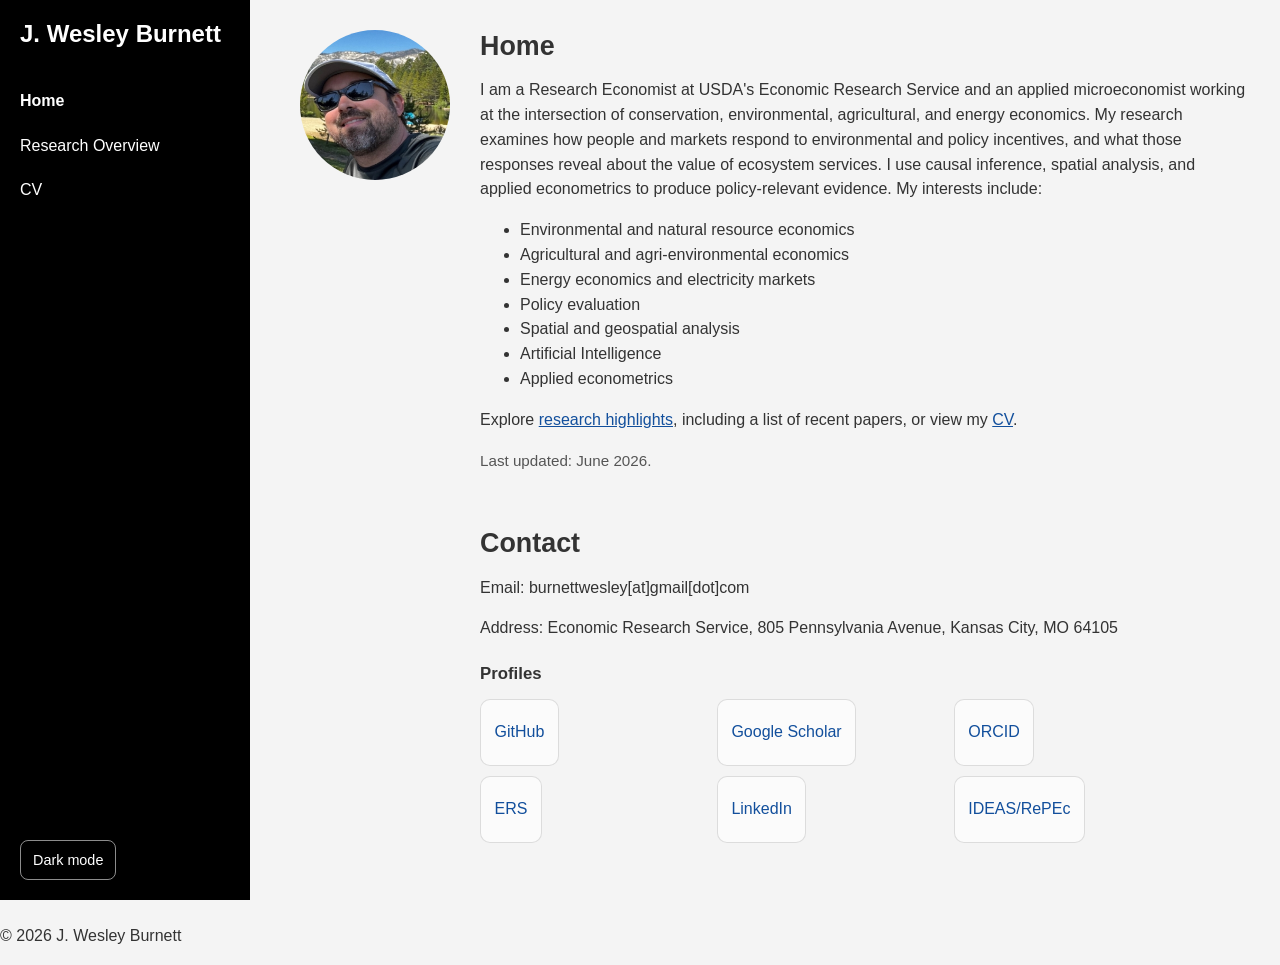
<file: index.html>
<!DOCTYPE html>
<html lang="en">
<head>
    <meta charset="UTF-8">
    <meta name="viewport" content="width=device-width, initial-scale=1.0">
    <meta name="description" content="J. Wesley Burnett's research website featuring publications, research interests, and professional profile in applied microeconomics.">
    <title>J. Wesley Burnett - Research Economist</title>
    <link rel="icon" type="image/svg+xml" href="favicon.svg">
    <link rel="apple-touch-icon" href="wes.jpg">

    <!-- CSS -->
    <link rel="stylesheet" href="styles.css">

    <!-- JS -->
    <script src="scripts.js" defer></script>
</head>

<body>
    <a class="skip-link" href="#main-content">Skip to main content</a>

    <!-- ---------- SIDEBAR (DESKTOP) ---------- -->
    <aside class="sidebar">
        <h1>J. Wesley Burnett</h1>
        <nav>
            <ul>
                <li><a href="index.html" class="active" aria-current="page">Home</a></li>
                <li><a href="research-overview.html">Research Overview</a></li>
                <li><a href="cv.html">CV</a></li>
            </ul>
        </nav>
        <div class="sidebar-actions">
            <button type="button" class="theme-toggle" aria-pressed="false">Dark mode</button>
        </div>
    </aside>

    <!-- ---------- TOPBAR (MOBILE) ---------- -->
    <header class="topbar">
        <h1>J. Wesley Burnett</h1>
        <div class="topbar-controls">
            <button type="button" class="theme-toggle" aria-pressed="false">Dark mode</button>
            <button class="menu-toggle" aria-expanded="false" aria-controls="menu" aria-label="Open navigation menu">☰</button>
        </div>
    </header>

    <!-- ---------- MOBILE MENU ---------- -->
    <nav id="menu" hidden>
        <ul>
            <li><a href="index.html" class="active" aria-current="page">Home</a></li>
            <li><a href="research-overview.html">Research Overview</a></li>
            <li><a href="cv.html">CV</a></li>
        </ul>
    </nav>

    <!-- ---------- MAIN CONTENT ---------- -->
    <main class="content" id="main-content">

        <section id="home" class="home-section">
            <div class="home-photo">
                <img src="wes.jpg" alt="J. Wesley Burnett" class="profile-photo">
            </div>

            <div class="home-text">
                <h2>Home</h2>
                <p>
                    I am a Research Economist at USDA's Economic Research Service and an applied microeconomist working at the intersection of conservation, environmental, agricultural, and energy economics. My research examines how people and markets respond to environmental and policy incentives, and what those responses reveal about the value of ecosystem services. I use causal inference, spatial analysis, and applied econometrics to produce policy-relevant evidence. My interests include:
                </p>
			<ul>
                    		<li>Environmental and natural resource economics</li>
                <li>Agricultural and agri-environmental economics</li>
                <li>Energy economics and electricity markets</li>
                    		<li>Policy evaluation</li>
                    		<li>Spatial and geospatial analysis</li>
                    		<li>Artificial Intelligence</li>
                    		<li>Applied econometrics</li>
            		</ul>
                            <p class="home-cta">
                                Explore <a href="research-overview.html">research highlights</a>, including a list of recent papers, or view my <a href="cv.html">CV</a>.
                            </p>
                            <p class="page-updated">Last updated: June 2026.</p>
            </div>
        </section>

        <section id="contact">
	   <div class="contact">
            	<h2>Contact</h2>
            	<p>Email: burnettwesley[at]gmail[dot]com</p>
            	<p>Address: Economic Research Service, 805 Pennsylvania Avenue, Kansas City, MO 64105</p>
         	<div class="profiles">
        		<h3>Profiles</h3>
        		<ul class="profile-links">
        			<li><a href="https://github.com/burnettwesley/" target="_blank" rel="noopener noreferrer">GitHub</a></li>
        			<li><a href="https://scholar.google.com/citations?user=BeSg2OsAAAAJ&hl=en" target="_blank" rel="noopener noreferrer">Google Scholar</a></li>
        			<li><a href="https://orcid.org/0000-0001-9299-3481" target="_blank" rel="noopener noreferrer">ORCID</a></li>
        			<li><a href="https://www.ers.usda.gov/authors/ers-staff-directory/j-wesley-burnett" target="_blank" rel="noopener noreferrer">ERS</a></li>
        			<li><a href="https://www.linkedin.com/in/wesleyburnett/" target="_blank" rel="noopener noreferrer">LinkedIn</a></li>
        			<li><a href="https://ideas.repec.org/f/pbu315.html" target="_blank" rel="noopener noreferrer">IDEAS/RePEc</a></li>
        		</ul>
        	</div>
	   </div>
        </section>

    </main>

    <!-- ---------- FOOTER ---------- -->
    <footer>
        <p>&copy; 2026 J. Wesley Burnett</p>
    </footer>

</body>
</html>
</file>
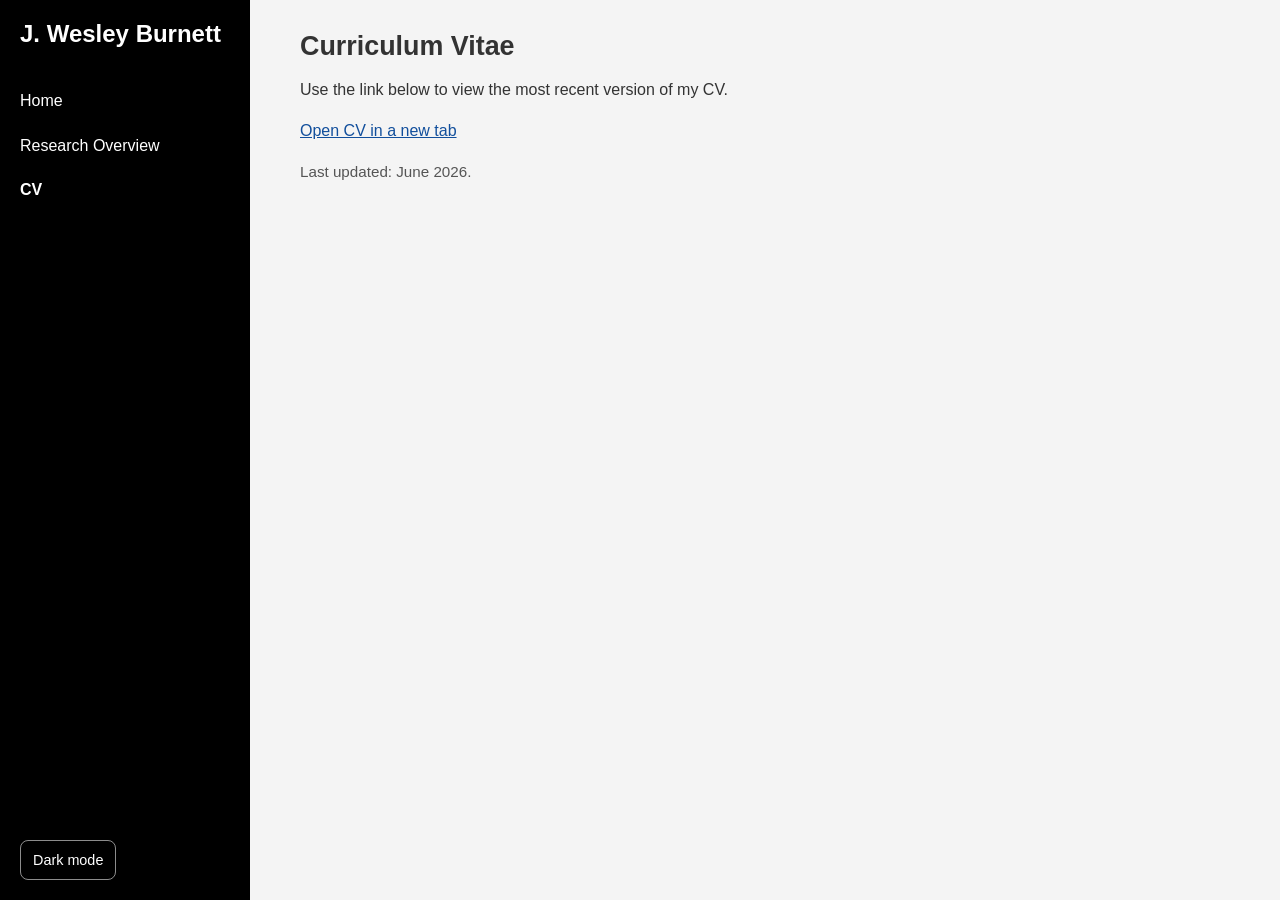
<file: cv.html>
<!DOCTYPE html>
<html lang="en">
<head>
    <meta charset="UTF-8">
    <meta name="viewport" content="width=device-width, initial-scale=1.0">
    <meta name="description" content="Curriculum Vitae and professional background of J. Wesley Burnett.">
    <title>CV</title>
    <link rel="icon" type="image/svg+xml" href="favicon.svg">
    <link rel="apple-touch-icon" href="wes.jpg">
    <link rel="stylesheet" href="styles.css">
</head>
<body>
    <a class="skip-link" href="#main-content">Skip to main content</a>
    <aside class="sidebar">
        <h1>J. Wesley Burnett</h1>
        <nav>
            <ul>
                <li><a href="index.html">Home</a></li>
                <li><a href="research-overview.html">Research Overview</a></li>
                <li><a href="cv.html" class="active" aria-current="page">CV</a></li>
            </ul>
        </nav>
        <div class="sidebar-actions">
            <button type="button" class="theme-toggle" aria-pressed="false">Dark mode</button>
        </div>
    </aside>
    <header class="topbar">
        <h1>J. Wesley Burnett</h1>
        <div class="topbar-controls">
            <button type="button" class="theme-toggle" aria-pressed="false">Dark mode</button>
            <button class="menu-toggle" aria-expanded="false" aria-controls="menu" aria-label="Open navigation menu">☰</button>
        </div>
    </header>
    <nav id="menu" hidden>
        <ul>
            <li><a href="index.html">Home</a></li>
            <li><a href="research-overview.html">Research Overview</a></li>
            <li><a href="cv.html" class="active" aria-current="page">CV</a></li>
        </ul>
    </nav>
    <main class="content" id="main-content">
        <section id="cv">
            <h2>Curriculum Vitae</h2>
            <p>Use the link below to view the most recent version of my CV.</p>
            <p><a href="https://drive.google.com/file/d/1N_69Jxf1AxC2LyD6AGm5lJ32uq9nvt0w/view?usp=drive_link" target="_blank" rel="noopener noreferrer">Open CV in a new tab</a></p>
            <p class="cv-note">Last updated: June 2026.</p>
        </section>
    </main>
    <footer>
        <p>&copy; 2026 J. Wesley Burnett</p>
    </footer>
    <script src="scripts.js" defer></script>
</body>
</html>
</file>
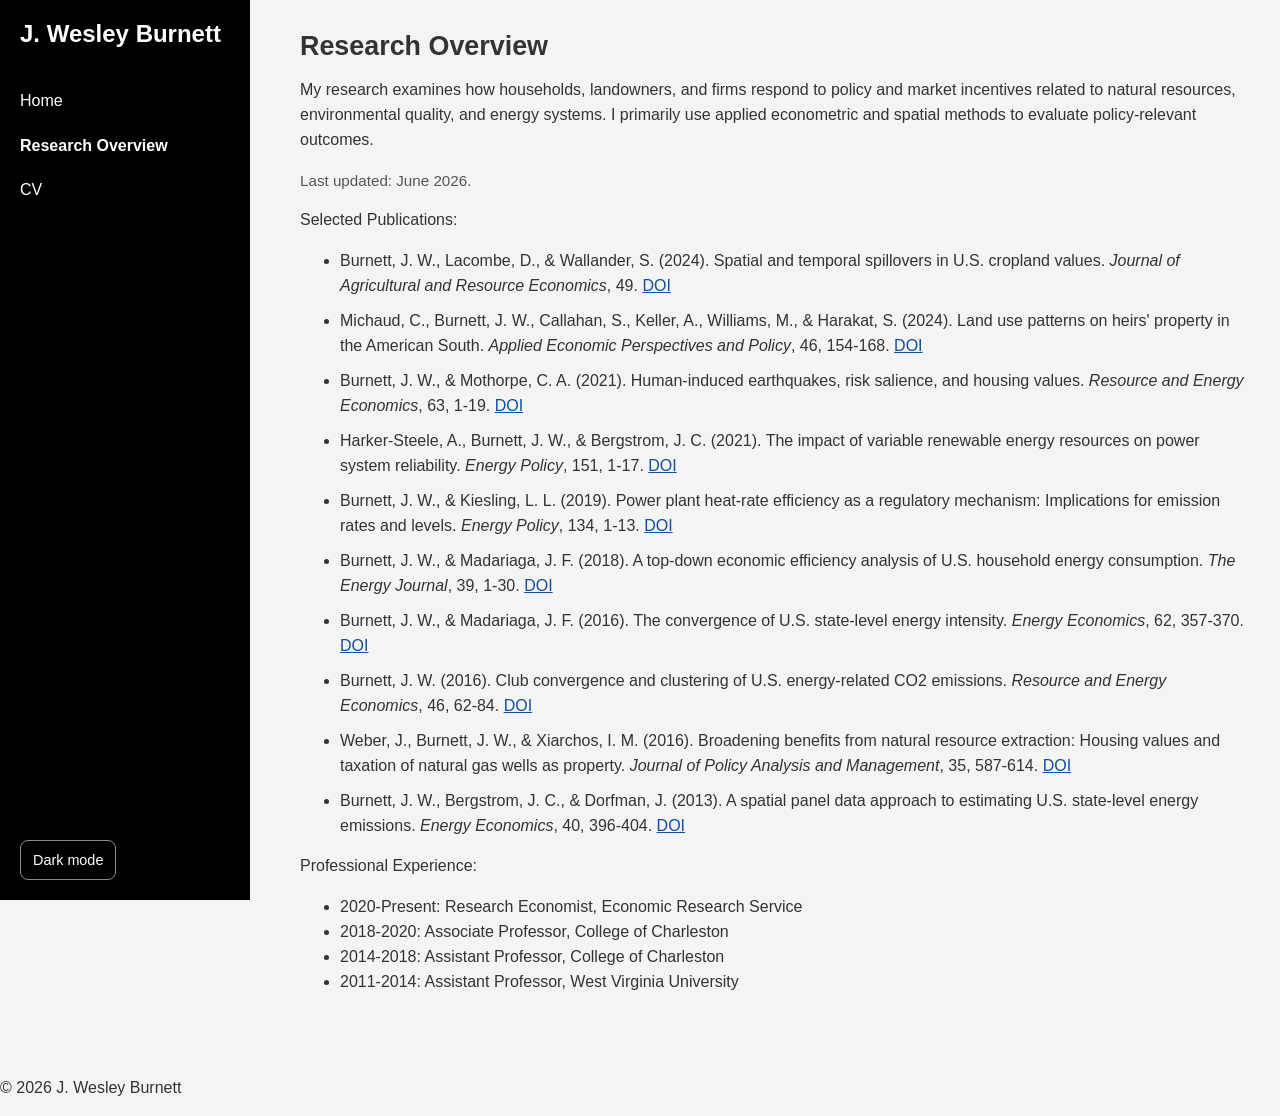
<file: research-overview.html>
<!DOCTYPE html>
<html lang="en">
<head>
    <meta charset="UTF-8">
    <meta name="viewport" content="width=device-width, initial-scale=1.0">
    <meta name="description" content="Research overview and selected publications by J. Wesley Burnett in environmental, agricultural, and energy economics.">
    <title>Research Overview</title>
    <link rel="icon" type="image/svg+xml" href="favicon.svg">
    <link rel="apple-touch-icon" href="wes.jpg">
    <link rel="stylesheet" href="styles.css">
</head>
<body>
    <a class="skip-link" href="#main-content">Skip to main content</a>
    <aside class="sidebar">
        <h1>J. Wesley Burnett</h1>
        <nav>
            <ul>
                <li><a href="index.html">Home</a></li>
                <li><a href="research-overview.html" class="active" aria-current="page">Research Overview</a></li>
                <li><a href="cv.html">CV</a></li>
            </ul>
        </nav>
        <div class="sidebar-actions">
            <button type="button" class="theme-toggle" aria-pressed="false">Dark mode</button>
        </div>
    </aside>
    <header class="topbar">
        <h1>J. Wesley Burnett</h1>
        <div class="topbar-controls">
            <button type="button" class="theme-toggle" aria-pressed="false">Dark mode</button>
            <button class="menu-toggle" aria-expanded="false" aria-controls="menu" aria-label="Open navigation menu">☰</button>
        </div>
    </header>
    <nav id="menu" hidden>
        <ul>
            <li><a href="index.html">Home</a></li>
            <li><a href="research-overview.html" class="active" aria-current="page">Research Overview</a></li>
            <li><a href="cv.html">CV</a></li>
        </ul>
    </nav>
    <main class="content" id="main-content">
        <section id="research-overview">
            <h2>Research Overview</h2>
            <p>
                My research examines how households, landowners, and firms respond to policy and market incentives related to natural resources, environmental quality, and energy systems.
                I primarily use applied econometric and spatial methods to evaluate policy-relevant outcomes.
            </p>
            <p class="page-updated">Last updated: June 2026.</p>
            <p>Selected Publications:</p>
            <ul class="publication-list">
                <li>Burnett, J. W., Lacombe, D., &amp; Wallander, S. (2024). Spatial and temporal spillovers in U.S. cropland values. <em>Journal of Agricultural and Resource Economics</em>, 49. <a href="https://doi.org/10.22004/ag.econ.337550" target="_blank" rel="noopener noreferrer">DOI</a></li>
                <li>Michaud, C., Burnett, J. W., Callahan, S., Keller, A., Williams, M., &amp; Harakat, S. (2024). Land use patterns on heirs' property in the American South. <em>Applied Economic Perspectives and Policy</em>, 46, 154-168. <a href="https://doi.org/10.1002/aepp.13354" target="_blank" rel="noopener noreferrer">DOI</a></li>
                <li>Burnett, J. W., &amp; Mothorpe, C. A. (2021). Human-induced earthquakes, risk salience, and housing values. <em>Resource and Energy Economics</em>, 63, 1-19. <a href="https://doi.org/10.1016/j.reseneeco.2020.101212" target="_blank" rel="noopener noreferrer">DOI</a></li>
                <li>Harker-Steele, A., Burnett, J. W., &amp; Bergstrom, J. C. (2021). The impact of variable renewable energy resources on power system reliability. <em>Energy Policy</em>, 151, 1-17. <a href="https://doi.org/10.1016/j.enpol.2020.111947" target="_blank" rel="noopener noreferrer">DOI</a></li>
                <li>Burnett, J. W., &amp; Kiesling, L. L. (2019). Power plant heat-rate efficiency as a regulatory mechanism: Implications for emission rates and levels. <em>Energy Policy</em>, 134, 1-13. <a href="https://doi.org/10.1016/j.enpol.2019.110980" target="_blank" rel="noopener noreferrer">DOI</a></li>
                <li>Burnett, J. W., &amp; Madariaga, J. F. (2018). A top-down economic efficiency analysis of U.S. household energy consumption. <em>The Energy Journal</em>, 39, 1-30. <a href="https://doi.org/10.5547/01956574.39.4.jbur" target="_blank" rel="noopener noreferrer">DOI</a></li>
                <li>Burnett, J. W., &amp; Madariaga, J. F. (2016). The convergence of U.S. state-level energy intensity. <em>Energy Economics</em>, 62, 357-370. <a href="https://doi.org/10.1016/j.eneco.2016.03.029" target="_blank" rel="noopener noreferrer">DOI</a></li>
                <li>Burnett, J. W. (2016). Club convergence and clustering of U.S. energy-related CO2 emissions. <em>Resource and Energy Economics</em>, 46, 62-84. <a href="https://doi.org/10.1016/j.reseneeco.2016.09.001" target="_blank" rel="noopener noreferrer">DOI</a></li>
                <li>Weber, J., Burnett, J. W., &amp; Xiarchos, I. M. (2016). Broadening benefits from natural resource extraction: Housing values and taxation of natural gas wells as property. <em>Journal of Policy Analysis and Management</em>, 35, 587-614. <a href="https://doi.org/10.1002/pam.21911" target="_blank" rel="noopener noreferrer">DOI</a></li>
                <li>Burnett, J. W., Bergstrom, J. C., &amp; Dorfman, J. (2013). A spatial panel data approach to estimating U.S. state-level energy emissions. <em>Energy Economics</em>, 40, 396-404. <a href="https://doi.org/10.1016/j.eneco.2013.07.021" target="_blank" rel="noopener noreferrer">DOI</a></li>
            </ul>
            <p>Professional Experience:</p>
            <ul>
                <li>2020-Present: Research Economist, Economic Research Service</li>
                <li>2018-2020: Associate Professor, College of Charleston</li>
                <li>2014-2018: Assistant Professor, College of Charleston</li>
                <li>2011-2014: Assistant Professor, West Virginia University</li>
            </ul>
        </section>
    </main>
<footer>
    <p>&copy; 2026 J. Wesley Burnett</p>
</footer>
<script src="scripts.js" defer></script>
</body>
</html>
</file>
<file: styles.css>
/* ---------- GLOBAL ---------- */

body {
    font-family: 'Segoe UI', Tahoma, Geneva, Verdana, sans-serif;
    margin: 0;
    padding: 0;
    background-color: #f4f4f4;
    color: #333;
    line-height: 1.55;
    transition: background-color 0.2s ease, color 0.2s ease;
}

a {
    color: #124f9c;
}

body.dark-mode {
    background-color: #111418;
    color: #e6e8eb;
}

body.dark-mode a {
    color: #8fc4ff;
}

h1,
h2 {
    line-height: 1.2;
}

h2 {
    margin: 0 0 0.7rem;
    font-size: clamp(1.55rem, 2.1vw, 2rem);
}

p,
li {
    font-size: 1rem;
}

section {
    margin-bottom: 2.2rem;
}


.content {
    margin-left: 270px;   /* MUST MATCH .sidebar width */
    padding: 30px;
    box-sizing: border-box;
}

.skip-link {
    position: absolute;
    left: -9999px;
    top: 8px;
    background: #000;
    color: #fff;
    padding: 8px 12px;
    z-index: 2000;
}

.skip-link:focus {
    left: 8px;
}


/* ---------- SIDEBAR (DESKTOP) ---------- */

.sidebar {
    position: fixed;
    top: 0;
    left: 0;
    width: 250px;
    height: 100%;
    box-sizing: border-box;
    background-color: black;
    color: white;
    padding: 20px;
    display: flex;
    flex-direction: column;
    overflow-y: auto;
    z-index: 1000;
}

.sidebar h1 {
    margin: 0;
    font-size: 24px;
}

.sidebar nav ul {
    list-style: none;
    padding: 0;
    margin-top: 40px;
}

.sidebar nav ul li {
    margin: 20px 0;
}

.sidebar nav ul li a {
    color: white;
    text-decoration: none;
}

.sidebar nav ul li a:hover,
.sidebar nav ul li a:focus,
#menu a:hover,
#menu a:focus {
    text-decoration: underline;
}

.sidebar nav ul li a.active,
#menu a.active {
    font-weight: 700;
}

.sidebar-actions {
    margin-top: auto;
    padding-top: 20px;
}

.theme-toggle {
    border: 1px solid rgba(255, 255, 255, 0.55);
    background: transparent;
    color: inherit;
    border-radius: 8px;
    padding: 8px 12px;
    min-height: 40px;
    cursor: pointer;
    font-size: 0.9rem;
}

.topbar-controls {
    display: flex;
    align-items: center;
    gap: 8px;
}

.topbar .theme-toggle {
    color: #fff;
    min-height: 44px;
    border-color: rgba(255, 255, 255, 0.6);
}

body.dark-mode .sidebar,
body.dark-mode .topbar,
body.dark-mode #menu {
    background-color: #0b0d10;
}

body.dark-mode #menu a.active {
    background-color: #f3f5f7;
    color: #111418;
}

body.dark-mode .cv-note {
    color: #bcc4cc;
}

body.dark-mode .page-updated {
    color: #bcc4cc;
}

/* ---------- HOME SECTION (PHOTO LEFT, TEXT RIGHT) ---------- */

.home-section {
    display: flex;
    align-items: flex-start;
    justify-content: flex-start;
    gap: 30px;     /* space between photo and text */
    flex-wrap: nowrap;
    margin-bottom: 40px;
}

.home-photo {
    flex-shrink: 0;     /* prevents image from shrinking */
}

.profile-photo {
    width: 150px;
    height: 150px;
    border-radius: 50%;
}

.home-text {
    flex: 1;            /* text takes the rest of the horizontal space */
    min-width: 300px;
}

/* ---------- Match layout of Home section ---------- */

.contact-section {
    display: flex;
    flex-direction: column;  /* stacks in a clean column */
    margin-left: 0;          /* remove any unintended offset */
    max-width: 700px;        /* matches text width */
    padding-left: 0;
}

#contact {
    margin-left: calc(150px + 30px); /* photo width + gap */
    max-width: 700px;
}

.home-cta {
    margin-top: 16px;
}

.cv-note {
    font-size: 0.95rem;
    color: #555;
}

.profiles {
    margin-top: 1.25rem;
}

.profiles h3 {
    margin: 0 0 0.75rem;
    font-size: 1.05rem;
}

.profile-links {
    list-style: none;
    display: grid;
    grid-template-columns: repeat(3, minmax(0, 1fr));
    gap: 0.65rem;
    padding: 0;
    margin: 0;
}

.profile-links a {
    display: inline-flex;
    align-items: center;
    justify-content: center;
    min-height: 44px;
    padding: 0.65rem 0.85rem;
    border: 1px solid rgba(0, 0, 0, 0.12);
    border-radius: 10px;
    text-decoration: none;
    background: rgba(255, 255, 255, 0.6);
}

body.dark-mode .profile-links a {
    border-color: rgba(255, 255, 255, 0.16);
    background: rgba(255, 255, 255, 0.04);
}

.profile-links a:hover,
.profile-links a:focus {
    text-decoration: underline;
}

.page-updated {
    font-size: 0.95rem;
    color: #555;
}

.publication-list li {
    margin-bottom: 0.65rem;
}


/* ---------- TOPBAR (MOBILE) ---------- */

.topbar {
    display: none; /* Hidden on desktop */
    background-color: black;
    color: white;
    padding: 12px 16px;
    justify-content: space-between;
    align-items: center;
}

.topbar h1 {
    margin: 0;
    font-size: clamp(1.15rem, 4.8vw, 1.4rem);
}

.menu-toggle {
    background: none;
    border: none;
    color: white;
    font-size: 28px;
    cursor: pointer;
    min-width: 44px;
    min-height: 44px;
    padding: 4px;
}

/* ---------- MOBILE SLIDE‑DOWN MENU ---------- */

#menu {
    position: fixed;
    top: 56px;
    left: 0;
    width: 100%;
    background-color: black;
    color: white;
    padding: 20px;
    box-sizing: border-box;
    z-index: 1001;
}

#menu[hidden] {
    display: none;
}

#menu ul {
    list-style: none;
    margin: 0;
    padding: 0;
}

#menu li {
    margin: 8px 0;
}

#menu a {
    display: block;
    color: #fff;
    text-decoration: none;
    padding: 14px 8px;
    min-height: 44px;
    box-sizing: border-box;
    border-radius: 8px;
}

#menu a.active {
    background-color: #fff;
    color: #000;
}

.overlay {
    display: none;
    position: fixed;
    inset: 0;
    background: rgba(0, 0, 0, 0.45);
    z-index: 999;
}

.overlay.active {
    display: block;
}

@media (max-width: 768px) {
    .sidebar {
        display: none;
    }

    .topbar {
        display: flex;
        position: sticky;
        top: 0;
        z-index: 1002;
    }

    .sidebar-actions {
        display: none;
    }

    .content {
        margin-left: 0;
        padding: 18px 16px 28px;
    }

    .home-section {
        flex-direction: column;
        gap: 14px;
    }

    .home-text {
        min-width: 0;
    }

    h2 {
        font-size: clamp(1.4rem, 6.6vw, 1.8rem);
        margin-bottom: 0.6rem;
    }

    p,
    li {
        font-size: 0.98rem;
    }

    .home-text p,
    .home-text ul,
    #contact p {
        margin-top: 0.6rem;
        margin-bottom: 0.6rem;
    }

    .profile-links {
        grid-template-columns: repeat(2, minmax(0, 1fr));
    }

    .content section + section {
        margin-top: 1.9rem;
    }

    #contact {
        margin-left: 0;
        max-width: 100%;
    }
}

@media (max-width: 420px) {
    .topbar {
        padding: 10px 12px;
    }

    .topbar-controls {
        gap: 6px;
    }

    .topbar .theme-toggle {
        font-size: 0.82rem;
        padding: 8px 10px;
    }

    .profile-links {
        grid-template-columns: 1fr;
    }

    .content {
        padding: 16px 12px 24px;
    }

    .profile-photo {
        width: 128px;
        height: 128px;
    }

    #menu {
        padding: 14px 12px;
        top: 52px;
    }

    #menu a {
        padding: 12px 8px;
    }
}
</file>
